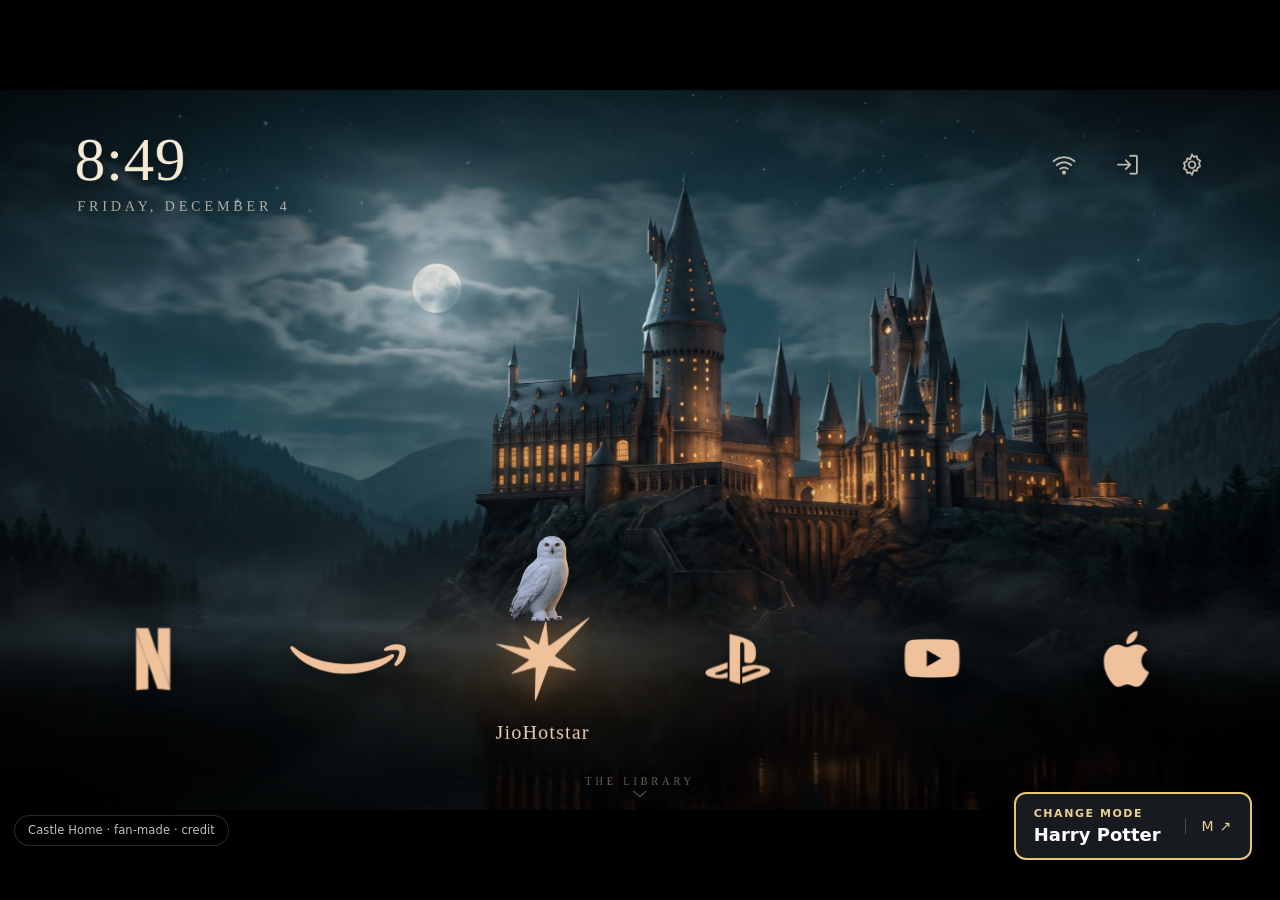
<file: index.html>
<!doctype html><html><head><meta charset="utf-8"><meta name="viewport" content="width=device-width,initial-scale=1"><title>Your TV home in three looks</title><link rel="stylesheet" crossorigin href="./assets/index-SqE736xe.css"><style>/* Clearly visible mode control, kept out of app/navigation rows. */
.modes-chip{top:auto;right:28px;bottom:40px;min-width:232px;padding:13px 18px;border-radius:12px;border:2px solid #e6c478;background:#171b20;color:#fff;box-shadow:0 4px 20px #0007;backdrop-filter:none;-webkit-backdrop-filter:none;text-align:left;font-size:18px}
.modes-chip>span{display:grid;grid-template-columns:1fr auto;column-gap:24px;row-gap:4px;align-items:center}.mode-chip-label{font-size:11px;letter-spacing:.14em;font-weight:700;color:#ebce94}.mode-chip-current{grid-row:2;font-weight:600;letter-spacing:0}.mode-chip-key{grid-column:2;grid-row:1/3;font-size:14px;color:#ebce94;border-left:1px solid #ffffff36;padding-left:16px}.modes-chip:hover{background:#2b3038;transform:translateY(-1px)}.modes-chip:focus-visible,.sw-card:focus-visible{outline:3px solid #fff;outline-offset:5px}.sw-card{font-family:inherit}.sw-row{max-width:90vw}.sw-card{width:min(300px,25vw)}.sw-card.sel{border-color:#e6c478}.sw-label{font-size:clamp(17px,2vw,25px)}
@media(max-height:500px){.modes-chip,.shell.mode-wheel .modes-chip{top:auto;right:16px;bottom:12px;min-width:185px;padding:8px 12px}.mode-chip-current{font-size:15px}.mode-chip-label{font-size:9px}.sw-card{padding:22px 12px}.sw-row{gap:16px}.switcher{gap:22px}}
@media(prefers-reduced-motion:reduce){.modes-chip,.sw-card{transition:none}}
</style><style>
/* Artistic mode: pitch-black background option. The pill pairs with the mode chip. */
#art-bg-pill{position:fixed;left:50%;bottom:34px;transform:translateX(-50%);z-index:950;display:flex;align-items:center;gap:14px;padding:11px 20px;border-radius:999px;border:1.5px solid #16130f;background:rgba(244,242,236,.78);color:#16130f;font-family:'IBM Plex Mono',ui-monospace,SFMono-Regular,Menlo,monospace;font-size:13px;font-weight:700;letter-spacing:.16em;text-transform:uppercase;cursor:pointer;transition:color .25s,border-color .25s,background .25s}
#art-bg-pill .ab-dot{flex:0 0 auto;width:11px;height:11px;border-radius:50%;background:#16130f;transition:background .25s,box-shadow .25s}
#art-bg-pill .ab-key{font-size:11px;opacity:.65;border-left:1px solid currentColor;padding-left:12px}
#art-bg-pill.on-black{border-color:#f4f2ec;background:rgba(0,0,0,.5);color:#f4f2ec}
#art-bg-pill.on-black .ab-dot{background:#f4f2ec;box-shadow:0 0 12px rgba(244,242,236,.9)}
#art-bg-pill:focus-visible{outline:3px solid #fff;outline-offset:4px}
#art-bg-pill[hidden]{display:none}
@media(max-height:500px){#art-bg-pill{bottom:12px;padding:7px 14px;font-size:10px;gap:10px}#art-bg-pill .ab-key{font-size:9px;padding-left:8px}}
@media(prefers-reduced-motion:reduce){#art-bg-pill,#art-bg-pill .ab-dot{transition:none}}
</style></head><body><div id="root"></div><script type="module">
// Keep the shipped scene bundle and wallpaper pipeline intact. Apply only the mode-shell patch.
const patches=[["label:\"Current\",hint:\"Your Cosmos photo look\"", "label:\"Normal\",hint:\"Cinematic everyday TV\""], ["function m8(){const[A,c]=S.useState(\"current\"),[B,j]=S.useState(!1),[n,P]=S.useState(1)", "function m8(){const[A,c]=S.useState(\"castle\"),[B,j]=S.useState(!1),[n,P]=S.useState(2)"], ["className:\"modes-chip\",onClick:M,children:\"Modes \u00b7 M\"", "className:\"modes-chip\",onClick:M,\"aria-label\":\"Change TV mode\",children:z.jsxs(\"span\",{children:[z.jsx(\"span\",{className:\"mode-chip-label\",children:\"CHANGE MODE\"}),z.jsx(\"span\",{className:\"mode-chip-current\",children:CB.find(k=>k.id===A).label}),z.jsx(\"span\",{className:\"mode-chip-key\",children:\"M  \u2197\"})]})"], ["CB.map((k,D)=>z.jsxs(\"div\",{className:\"sw-card\"", "CB.map((k,D)=>z.jsxs(\"button\",{type:\"button\",\"aria-pressed\":k.id===A,className:\"sw-card\""],[".panel.sliced canvas {pointer-events:none;}", ".panel.sliced canvas {pointer-events:none;}\n/* Artistic tiles: larger roller, centred between header and footer, right edge on the page margin. */\n.wheel{transform:scale(.9);top:150px;right:14px}"]];
const response=await fetch('./assets/index-BS0ME_0s.js');
if(!response.ok) throw new Error('TV scene could not load');
let source=await response.text();
for(const [before,after] of patches){if(source.split(before).length!==2) throw new Error('Mode patch target changed');source=source.replace(before,after);}
const url=URL.createObjectURL(new Blob([source],{type:'text/javascript'}));
try{await import(url);}finally{URL.revokeObjectURL(url);}
</script><script>
// Artistic mode: pitch-black background option.
// The wheel scene renders inside an open shadow root, so the black theme is a
// style element injected there and toggled by a class on the shadow host.
// Cream stays the default; the choice persists on this device.
(function(){
  var KEY='tv-art-bg';
  var enabled=false;
  try{enabled=localStorage.getItem(KEY)==='black';}catch(e){}
  var BLACK_CSS=[
    '.stage{background:#000;color:#f4f2ec}',
    '.mast .brand .meta,.mast .mid,.ctl,.title,.metaRow .col .val,.foot .nav span,.foot .open{color:#f4f2ec}',
    '.mast .mid .sec.dim,.metaRow .col .lbl,.metaRow .no .of,.foot .nav span .lbl{color:#a39c90}',
    '.ctl.f{background:#f4f2ec;color:#000}',
    '.panel,.panel.drow,.gtile{background:#191512}',
    '.panel.f{outline-color:#f4f2ec;box-shadow:0 18px 50px rgba(0,0,0,.6)}',
    // Curved tiles are transparent canvases, not flat rounded placeholders.
    '.panel.sliced{background:transparent}',
    '.panel.sliced.f{box-shadow:none}',
    '.gtile.f{outline-color:#f4f2ec}',
    '.panel.sliced.f .stripinner::after{border-color:#f4f2ec}'
  ].join('\n');
  var pill=null;
  function ensurePill(){
    if(pill)return pill;
    pill=document.createElement('button');
    pill.id='art-bg-pill';
    pill.type='button';
    pill.hidden=true;
    pill.setAttribute('aria-pressed','false');
    pill.setAttribute('aria-label','Toggle pitch-black background in Artistic mode');
    pill.innerHTML='<span class="ab-dot"></span><span class="ab-state">Cream</span><span class="ab-key">B</span>';
    pill.addEventListener('click',toggle);
    document.body.appendChild(pill);
    return pill;
  }
  function wheelHost(){
    var shell=document.querySelector('.shell.mode-wheel');
    if(!shell)return null;
    for(var i=0;i<shell.children.length;i++){if(shell.children[i].shadowRoot)return shell.children[i];}
    return null;
  }
  function apply(){
    ensurePill();
    var host=wheelHost();
    if(!host){pill.hidden=true;return;}
    pill.hidden=false;
    var st=host.shadowRoot.querySelector('#art-black-style');
    if(!st){
      st=document.createElement('style');
      st.id='art-black-style';
      host.shadowRoot.appendChild(st);
    }
    var css=enabled?BLACK_CSS:'';
    if(st.textContent!==css)st.textContent=css;
    host.classList.toggle('art-black',enabled);
    pill.classList.toggle('on-black',enabled);
    pill.setAttribute('aria-pressed',enabled?'true':'false');
    pill.querySelector('.ab-state').textContent=enabled?'Background \u00b7 Black':'Background \u00b7 Cream';
  }
  function toggle(){
    enabled=!enabled;
    try{localStorage.setItem(KEY,enabled?'black':'cream');}catch(e){}
    apply();
  }
  window.addEventListener('keydown',function(e){
    if(e.key!=='b'&&e.key!=='B')return;
    if(!document.querySelector('.shell.mode-wheel'))return;
    if(document.querySelector('.switcher'))return;
    e.preventDefault();
    e.stopImmediatePropagation();
    toggle();
  },true);
  var root=document.getElementById('root');
  if(root)new MutationObserver(apply).observe(root,{childList:true,subtree:true,attributes:true,attributeFilter:['class']});
  setTimeout(apply,400);
  setTimeout(apply,1500);
})();
</script><script src="./fresh.js" defer></script></body></html>
</file>
<file: assets/index-SqE736xe.css>
html,body,#root{height:100%;margin:0;background:#000;overflow:hidden}.shell{position:fixed;top:0;right:0;bottom:0;left:0;background:#000;font-family:Inter,system-ui,sans-serif}.modes-chip{position:fixed;right:28px;bottom:56px;z-index:900;background:#141418c7;color:#fffffff2;border:1px solid rgba(255,255,255,.25);border-radius:999px;padding:10px 18px;font-size:15px;letter-spacing:.04em;cursor:pointer;-webkit-backdrop-filter:blur(6px);backdrop-filter:blur(6px);transition:background .2s,transform .2s;font-family:Inter,system-ui,sans-serif}.modes-chip:hover{background:#32323abf;transform:scale(1.04)}.switcher{position:fixed;top:0;right:0;bottom:0;left:0;z-index:1000;display:flex;flex-direction:column;align-items:center;justify-content:center;gap:34px;background:#040408c7;-webkit-backdrop-filter:blur(14px);backdrop-filter:blur(14px);font-family:Inter,system-ui,sans-serif}.sw-title{color:#f5f2ea;font-size:30px;letter-spacing:.14em;text-transform:uppercase;font-weight:600}.sw-row{display:flex;gap:28px}.sw-card{width:300px;padding:34px 28px;border-radius:22px;cursor:pointer;background:#ffffff0f;border:2px solid rgba(255,255,255,.14);transition:transform .18s,border-color .18s,background .18s;text-align:center}.sw-card.sel{border-color:#f5f2ea;background:#ffffff21;transform:scale(1.07)}.sw-label{color:#fff;font-size:25px;font-weight:700;margin-bottom:8px}.sw-hint{color:#ffffff9e;font-size:16px}.sw-tag{margin-top:14px;display:inline-block;font-size:12px;letter-spacing:.18em;color:#ffd98a;border:1px solid rgba(255,217,138,.5);border-radius:999px;padding:3px 10px}.sw-help{color:#ffffff8c;font-size:16px;letter-spacing:.06em}@media (max-height: 500px){.modes-chip{top:12px;bottom:auto;right:16px;padding:8px 14px;font-size:13px}}@media (max-height: 500px){.shell.mode-wheel .modes-chip{top:auto;bottom:12px;right:16px}}
</file>
